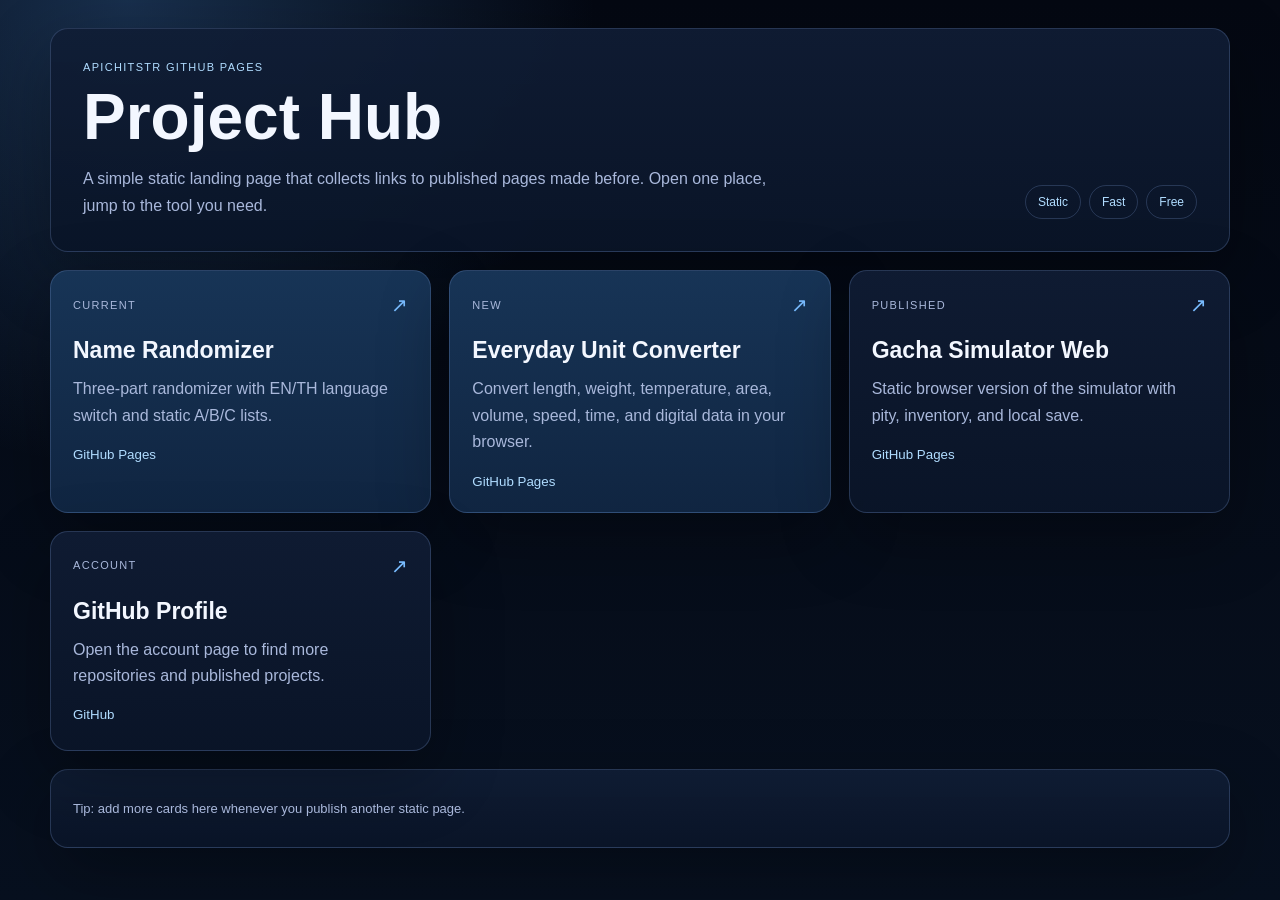
<file: index.html>
﻿<!doctype html>
<html lang="en">
  <head>
    <meta charset="UTF-8" />
    <meta name="viewport" content="width=device-width, initial-scale=1.0" />
    <meta
      name="description"
      content="Static hub page for apichitstr projects with quick links to published GitHub Pages sites."
    />
    <title>Project Hub</title>
    <link rel="stylesheet" href="./hub.css" />
  </head>
  <body>
    <main class="hub-shell">
      <section class="hero-card">
        <div class="hero-copy">
          <p class="eyebrow">apichitstr GitHub Pages</p>
          <h1>Project Hub</h1>
          <p class="hero-text">
            A simple static landing page that collects links to published pages made before.
            Open one place, jump to the tool you need.
          </p>
        </div>
        <div class="hero-badge">
          <span>Static</span>
          <span>Fast</span>
          <span>Free</span>
        </div>
      </section>

      <section class="links-grid">
        <a class="link-card featured" href="./randomizer.html">
          <div class="card-top">
            <p class="card-tag">Current</p>
            <span class="card-arrow">↗</span>
          </div>
          <h2>Name Randomizer</h2>
          <p>
            Three-part randomizer with EN/TH language switch and static A/B/C lists.
          </p>
          <small>GitHub Pages</small>
        </a>

        <a class="link-card featured" href="./unit-converter.html">
          <div class="card-top">
            <p class="card-tag">New</p>
            <span class="card-arrow">↗</span>
          </div>
          <h2>Everyday Unit Converter</h2>
          <p>Convert length, weight, temperature, area, volume, speed, time, and digital data in your browser.</p>
          <small>GitHub Pages</small>
        </a>

        <a class="link-card" href="https://apichitstr.github.io/sloppeh-gacha-simulator2/" target="_blank" rel="noreferrer">
          <div class="card-top">
            <p class="card-tag">Published</p>
            <span class="card-arrow">↗</span>
          </div>
          <h2>Gacha Simulator Web</h2>
          <p>
            Static browser version of the simulator with pity, inventory, and local save.
          </p>
          <small>GitHub Pages</small>
        </a>

        <a class="link-card" href="https://github.com/apichitstr" target="_blank" rel="noreferrer">
          <div class="card-top">
            <p class="card-tag">Account</p>
            <span class="card-arrow">↗</span>
          </div>
          <h2>GitHub Profile</h2>
          <p>
            Open the account page to find more repositories and published projects.
          </p>
          <small>GitHub</small>
        </a>
      </section>

      <section class="footer-note">
        <p>
          Tip: add more cards here whenever you publish another static page.
        </p>
      </section>
    </main>
  </body>
</html>
</file>
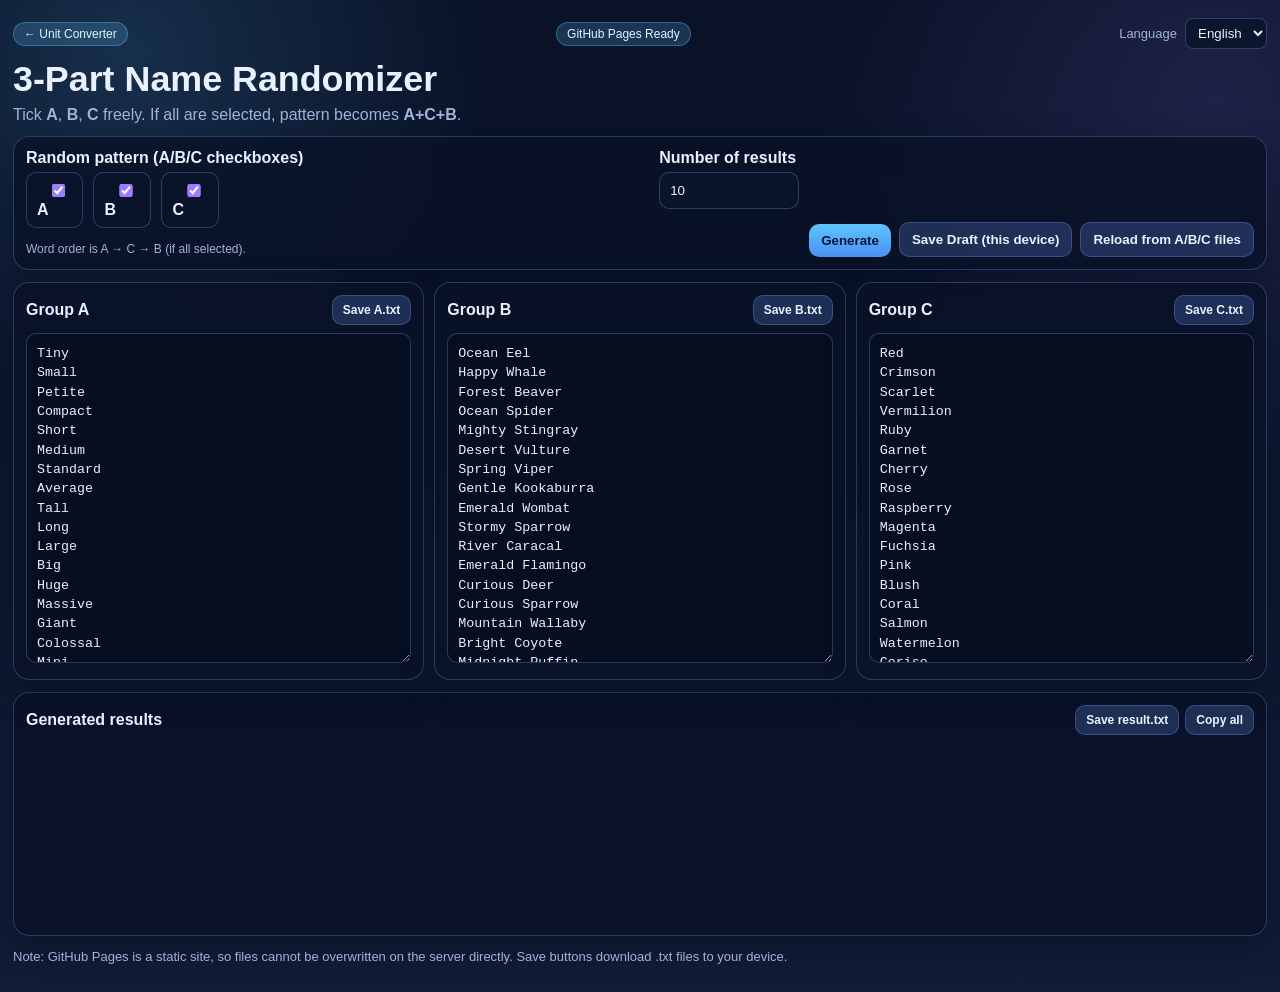
<file: randomizer.html>
<!doctype html>
<html lang="en">
  <head>
    <meta charset="UTF-8" />
    <meta name="viewport" content="width=device-width, initial-scale=1.0" />
    <meta
      id="meta-description"
      name="description"
      content="Three-part name randomizer (A+C+B) with editable A/B/C lists and text export."
    />
    <title>Name Randomizer (A+C+B)</title>
    <link rel="stylesheet" href="./randomizer.css" />
    <script defer src="./app.js"></script>
  </head>
  <body>
    <main class="app-shell">
      <header class="hero">
        <div class="hero-top">
          <a class="tag" href="./unit-converter.html">&#8592; Unit Converter</a>
          <p class="tag" id="tag-text">GitHub Pages Ready</p>
          <label class="lang-picker" for="lang-select">
            <span id="lang-label">Language</span>
            <select id="lang-select" aria-label="Language selector">
              <option value="en" selected>English</option>
              <option value="th">ไทย</option>
            </select>
          </label>
        </div>
        <h1 id="main-title">3-Part Name Randomizer</h1>
        <p class="sub" id="sub-text">
          Tick <strong>A</strong>, <strong>B</strong>, <strong>C</strong> freely. If all are selected, pattern becomes <strong>A+C+B</strong>.
        </p>
      </header>

      <section class="panel controls">
        <div class="field">
          <label id="mode-label">Random pattern (A/B/C checkboxes)</label>
          <div class="mode-group" id="mode-group">
            <label class="mode-item"><input id="mode-a" type="checkbox" checked /> A</label>
            <label class="mode-item"><input id="mode-b" type="checkbox" checked /> B</label>
            <label class="mode-item"><input id="mode-c" type="checkbox" checked /> C</label>
          </div>
          <small id="mode-help">Word order is A → C → B (if all selected).</small>
        </div>
        <div class="field small">
          <label id="count-label" for="count">Number of results</label>
          <input id="count" type="number" min="1" max="100" value="10" />
        </div>
        <div class="action-row">
          <button id="generate-btn" class="btn primary" type="button">Generate</button>
          <button id="save-draft-btn" class="btn" type="button">Save Draft (this device)</button>
          <button id="reset-btn" class="btn" type="button">Reload from A/B/C files</button>
        </div>
      </section>

      <section class="grid-3">
        <article class="panel">
          <div class="panel-head">
            <h2 id="group-a-title">Group A</h2>
            <button data-export="A" class="btn tiny" type="button">Save A.txt</button>
          </div>
          <textarea id="list-a" spellcheck="false"></textarea>
        </article>

        <article class="panel">
          <div class="panel-head">
            <h2 id="group-b-title">Group B</h2>
            <button data-export="B" class="btn tiny" type="button">Save B.txt</button>
          </div>
          <textarea id="list-b" spellcheck="false"></textarea>
        </article>

        <article class="panel">
          <div class="panel-head">
            <h2 id="group-c-title">Group C</h2>
            <button data-export="C" class="btn tiny" type="button">Save C.txt</button>
          </div>
          <textarea id="list-c" spellcheck="false"></textarea>
        </article>
      </section>

      <section class="panel output">
        <div class="panel-head">
          <h2 id="result-title">Generated results</h2>
          <div class="stack">
            <button id="export-result-btn" class="btn tiny" type="button">Save result.txt</button>
            <button id="copy-result-btn" class="btn tiny" type="button">Copy all</button>
          </div>
        </div>
        <ol id="result-list"></ol>
      </section>

      <section class="note">
        <p id="note-text">
          Note: GitHub Pages is a static site, so files cannot be overwritten on the server directly.
          Save buttons download .txt files to your device.
        </p>
      </section>
    </main>
  </body>
</html>
</file>
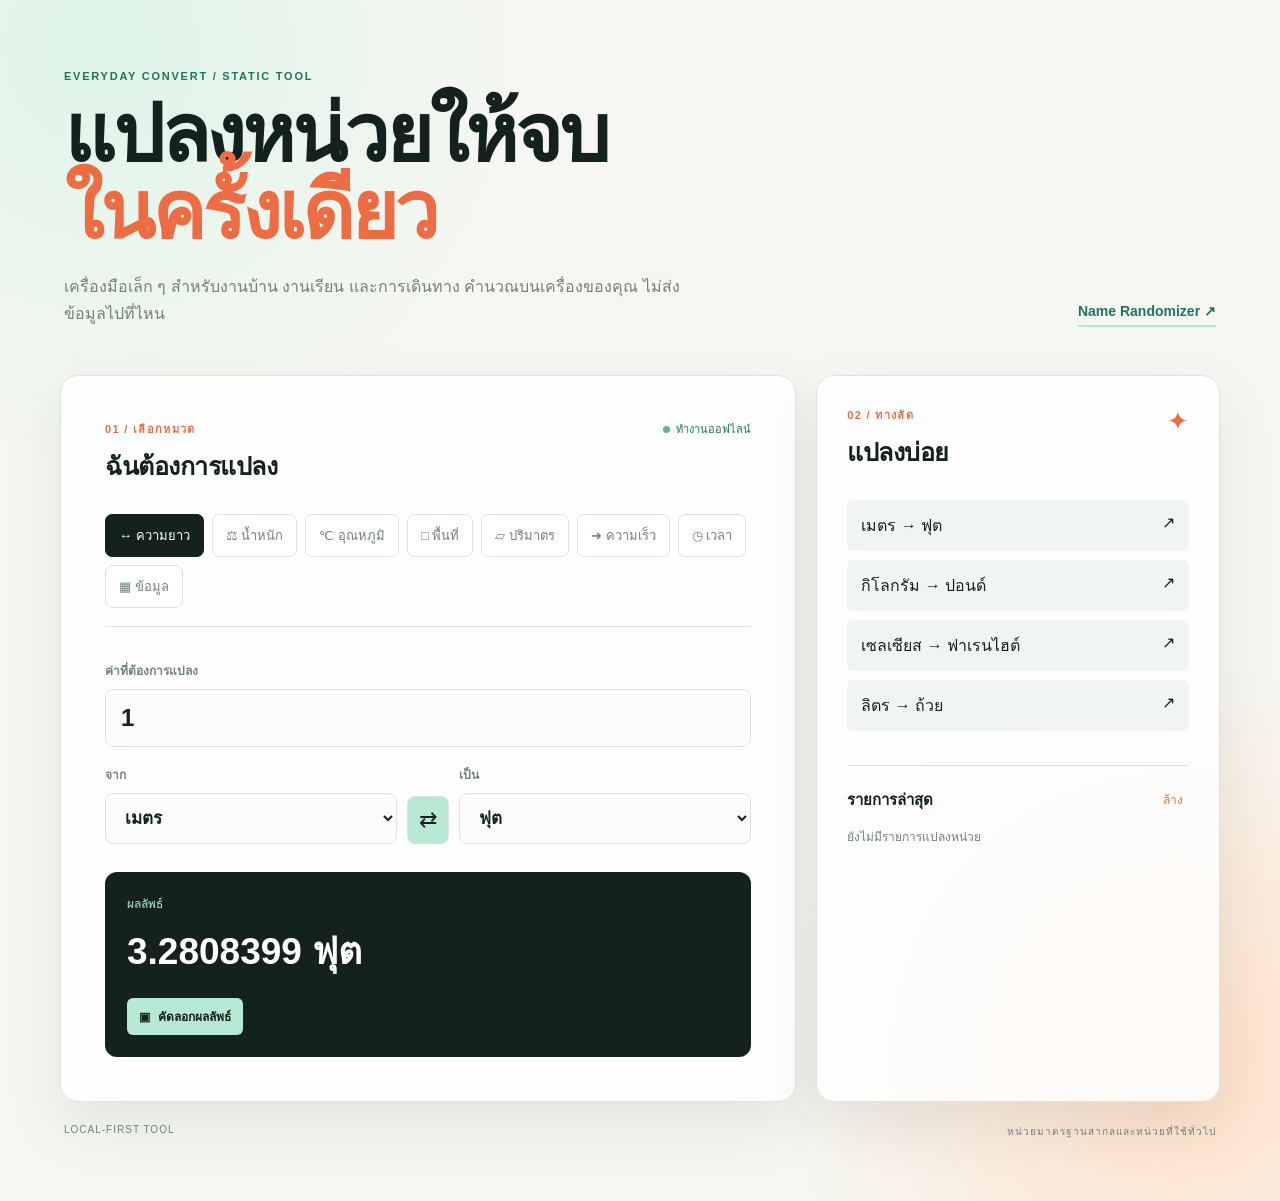
<file: unit-converter.html>
<!doctype html>
<html lang="th">
  <head>
    <meta charset="UTF-8" />
    <meta name="viewport" content="width=device-width, initial-scale=1.0" />
    <meta
      name="description"
      content="เครื่องมือแปลงหน่วยออนไลน์สำหรับความยาว น้ำหนัก อุณหภูมิ พื้นที่ และหน่วยที่ใช้ในชีวิตประจำวัน"
    />
    <title>แปลงหน่วย | Everyday Convert</title>
    <link rel="stylesheet" href="./styles.css" />
    <script defer src="./converter.js"></script>
  </head>
  <body>
    <main class="converter-shell">
      <header class="page-header">
        <div>
          <p class="eyebrow">EVERYDAY CONVERT / STATIC TOOL</p>
          <h1>แปลงหน่วยให้จบ<br /><em>ในครั้งเดียว</em></h1>
          <p class="hero-text">เครื่องมือเล็ก ๆ สำหรับงานบ้าน งานเรียน และการเดินทาง คำนวณบนเครื่องของคุณ ไม่ส่งข้อมูลไปที่ไหน</p>
        </div>
        <a class="text-link" href="./randomizer.html">Name Randomizer <span aria-hidden="true">↗</span></a>
      </header>

      <section class="converter-layout" aria-label="เครื่องมือแปลงหน่วย">
        <div class="tool-panel">
          <div class="panel-heading">
            <div><p class="section-kicker">01 / เลือกหมวด</p><h2>ฉันต้องการแปลง</h2></div>
            <span class="live-dot">ทำงานออฟไลน์</span>
          </div>
          <div class="category-tabs" id="category-tabs" role="tablist" aria-label="หมวดหน่วย"></div>
          <div class="conversion-fields">
            <label class="field-label" for="amount">ค่าที่ต้องการแปลง<input id="amount" class="amount-input" type="number" inputmode="decimal" value="1" step="any" autocomplete="off" /></label>
            <div class="unit-row">
              <label class="field-label" for="from-unit">จาก<select id="from-unit"></select></label>
              <button id="swap-button" class="icon-button" type="button" title="สลับหน่วย" aria-label="สลับหน่วย">⇄</button>
              <label class="field-label" for="to-unit">เป็น<select id="to-unit"></select></label>
            </div>
          </div>
          <div class="result-box" aria-live="polite"><p class="result-label">ผลลัพธ์</p><p class="result-value" id="result-value">1 เมตร</p><button id="copy-button" class="copy-button" type="button"><span aria-hidden="true">▣</span> คัดลอกผลลัพธ์</button></div>
        </div>
        <aside class="side-panel">
          <div class="side-heading"><div><p class="section-kicker">02 / ทางลัด</p><h2>แปลงบ่อย</h2></div><span class="shortcut-mark" aria-hidden="true">✦</span></div>
          <div class="shortcuts" id="shortcuts"></div>
          <div class="recent-block"><div class="recent-heading"><h3>รายการล่าสุด</h3><button id="clear-history" type="button">ล้าง</button></div><div id="history-list" class="history-list"><p class="empty-state">ยังไม่มีรายการแปลงหน่วย</p></div></div>
        </aside>
      </section>
      <footer class="page-footer"><span>LOCAL-FIRST TOOL</span><span>หน่วยมาตรฐานสากลและหน่วยที่ใช้ทั่วไป</span></footer>
    </main>
  </body>
</html>
</file>
<file: hub.css>
:root { --bg: #07101f; --card: #101d35; --card-hover: #162847; --text: #f3f7ff; --muted: #a9b8db; --line: rgba(126, 154, 214, .25); --accent: #79bcff; --accent-strong: #b0dcff; }
* { box-sizing: border-box; }
html, body { margin: 0; min-height: 100%; }
body { font-family: "Trebuchet MS", "Leelawadee UI", sans-serif; color: var(--text); background: radial-gradient(circle at 10% 0, rgba(66, 129, 201, .32), transparent 32%), linear-gradient(180deg, #040812, var(--bg)); padding: 28px; }
a { color: inherit; text-decoration: none; }
.hub-shell { width: min(1180px, 100%); margin: 0 auto; }
.hero-card, .link-card, .footer-note { background: linear-gradient(180deg, rgba(16, 29, 53, .92), rgba(10, 21, 40, .96)); border: 1px solid var(--line); border-radius: 18px; box-shadow: 0 24px 70px rgba(0, 0, 0, .3); }
.hero-card { display: flex; justify-content: space-between; gap: 20px; align-items: end; padding: 32px; }
.eyebrow, .card-tag { color: var(--accent-strong); text-transform: uppercase; letter-spacing: .12em; font-size: 11px; }
.eyebrow { margin: 0 0 12px; }
h1 { margin: 0; font-size: clamp(38px, 6vw, 64px); line-height: 1; }
.hero-text { max-width: 720px; margin: 16px 0 0; color: var(--muted); line-height: 1.7; }
.hero-badge { display: flex; flex-wrap: wrap; gap: 8px; }
.hero-badge span { padding: 9px 12px; border: 1px solid var(--line); border-radius: 999px; color: var(--accent-strong); font-size: 12px; }
.links-grid { display: grid; grid-template-columns: repeat(3, minmax(0, 1fr)); gap: 18px; margin-top: 18px; }
.link-card { display: block; min-height: 220px; padding: 22px; transition: transform .18s ease, background .18s ease; }
.link-card:hover { transform: translateY(-3px); background: var(--card-hover); }
.link-card.featured { background: linear-gradient(180deg, #173456, #102541); }
.card-top { display: flex; justify-content: space-between; align-items: center; margin-bottom: 20px; }
.card-tag { margin: 0; }
.card-arrow { color: var(--accent); font-size: 20px; }
.link-card h2 { margin: 0 0 12px; font-size: 23px; }
.link-card p { margin: 0; color: var(--muted); line-height: 1.65; }
.link-card small { display: inline-block; margin-top: 18px; color: var(--accent-strong); }
.footer-note { margin-top: 18px; padding: 18px 22px; color: var(--muted); font-size: 13px; }
@media (max-width: 800px) { body { padding: 16px; } .hero-card { flex-direction: column; align-items: flex-start; padding: 24px; } .links-grid { grid-template-columns: 1fr; } .link-card { min-height: 0; } }
</file>
<file: randomizer.css>
:root {
  --bg: #091227;
  --bg2: #111c36;
  --card: rgba(9, 18, 39, 0.82);
  --line: rgba(130, 170, 255, 0.28);
  --text: #e9f1ff;
  --muted: #9fb3d9;
  --accent: #5ec4ff;
  --accent2: #9d7dff;
  --ok: #8ce99a;
  font-family: "Segoe UI", Tahoma, sans-serif;
}

* {
  box-sizing: border-box;
}

body {
  margin: 0;
  color: var(--text);
  background:
    radial-gradient(circle at 10% 5%, rgba(94, 196, 255, 0.16), transparent 24%),
    radial-gradient(circle at 95% 10%, rgba(157, 125, 255, 0.14), transparent 26%),
    linear-gradient(180deg, var(--bg) 0%, var(--bg2) 100%);
  min-height: 100vh;
}

.app-shell {
  width: min(1320px, calc(100% - 26px));
  margin: 18px auto 28px;
}

.hero {
  margin-bottom: 10px;
}

.hero-top {
  display: flex;
  justify-content: space-between;
  align-items: center;
  gap: 10px;
}

.tag {
  margin: 0;
  display: inline-block;
  padding: 4px 10px;
  border-radius: 999px;
  background: rgba(94, 196, 255, 0.2);
  border: 1px solid rgba(94, 196, 255, 0.35);
  color: #dff5ff;
  font-size: 12px;
}

a.tag {
  text-decoration: none;
}

.lang-picker {
  display: inline-flex;
  align-items: center;
  gap: 8px;
  color: var(--muted);
  font-size: 13px;
}

.lang-picker select {
  border: 1px solid var(--line);
  border-radius: 8px;
  background: rgba(10, 20, 44, 0.9);
  color: var(--text);
  padding: 6px 8px;
}

h1 {
  margin: 10px 0 6px;
  font-size: clamp(1.55rem, 2.8vw, 2.35rem);
}

.sub {
  margin: 0;
  color: var(--muted);
}

.panel {
  background: var(--card);
  border: 1px solid var(--line);
  border-radius: 16px;
  padding: 12px;
  box-shadow: 0 12px 30px rgba(3, 8, 22, 0.35);
}

.controls {
  display: grid;
  grid-template-columns: minmax(0, 1.3fr) 140px auto;
  gap: 10px;
  margin-top: 12px;
}

.field label {
  display: block;
  margin-bottom: 5px;
  font-weight: 700;
}

.field small {
  color: var(--muted);
  font-size: 12px;
}

.field input {
  width: 100%;
  padding: 10px;
  border-radius: 10px;
  border: 1px solid var(--line);
  background: rgba(10, 20, 44, 0.9);
  color: var(--text);
}

.mode-group {
  display: flex;
  gap: 10px;
  flex-wrap: wrap;
  margin: 2px 0 6px;
}

.mode-item {
  display: inline-flex;
  align-items: center;
  gap: 6px;
  padding: 8px 10px;
  border-radius: 10px;
  border: 1px solid var(--line);
  background: rgba(10, 20, 44, 0.72);
  cursor: pointer;
  user-select: none;
}

.mode-item input {
  accent-color: var(--accent2);
}

.action-row {
  display: flex;
  align-items: end;
  gap: 8px;
  flex-wrap: wrap;
}

.btn {
  border: 1px solid var(--line);
  background: rgba(40, 61, 108, 0.7);
  color: var(--text);
  border-radius: 10px;
  padding: 9px 12px;
  cursor: pointer;
  font-weight: 700;
}

.btn:hover {
  filter: brightness(1.07);
}

.btn.primary {
  background: linear-gradient(180deg, var(--accent) 0%, #4b90f4 100%);
  color: #0b1735;
  border: 0;
}

.btn.tiny {
  padding: 7px 10px;
  font-size: 12px;
}

.grid-3 {
  margin-top: 12px;
  display: grid;
  grid-template-columns: repeat(3, minmax(0, 1fr));
  gap: 10px;
}

.panel-head {
  display: flex;
  justify-content: space-between;
  align-items: center;
  gap: 8px;
  margin-bottom: 8px;
}

.panel-head h2 {
  margin: 0;
  font-size: 1rem;
}

textarea {
  width: 100%;
  min-height: 330px;
  resize: vertical;
  border-radius: 10px;
  border: 1px solid var(--line);
  background: rgba(7, 15, 34, 0.9);
  color: var(--text);
  padding: 10px;
  line-height: 1.45;
}

.output {
  margin-top: 12px;
}

.stack {
  display: flex;
  gap: 6px;
}

#result-list {
  margin: 0;
  padding-left: 22px;
  min-height: 180px;
  max-height: 280px;
  overflow: auto;
}

#result-list li {
  padding: 3px 0;
  border-bottom: 1px dashed rgba(130, 170, 255, 0.2);
}

.note {
  margin-top: 10px;
  color: var(--muted);
  font-size: 13px;
}

@media (max-width: 1080px) {
  .hero-top {
    flex-direction: column;
    align-items: flex-start;
  }

  .controls {
    grid-template-columns: 1fr;
  }

  .action-row {
    align-items: center;
  }

  .grid-3 {
    grid-template-columns: 1fr;
  }

  textarea {
    min-height: 220px;
  }
}
</file>
<file: styles.css>
:root {
  color-scheme: light;
  --ink: #14221f;
  --muted: #71817b;
  --paper: #f6f7f2;
  --line: #dce4df;
  --mint: #b7e8d3;
  --mint-dark: #1f755b;
  --orange: #ed6c43;
  --shadow: 0 24px 60px rgba(23, 47, 39, .09);
}
* { box-sizing: border-box; }
html, body { margin: 0; min-height: 100%; }
body { font-family: "Trebuchet MS", "Leelawadee UI", sans-serif; color: var(--ink); background: radial-gradient(circle at 8% 4%, #dff4e8 0, transparent 26%), radial-gradient(circle at 92% 88%, #ffe0c9 0, transparent 25%), var(--paper); padding: 40px; }
a { color: inherit; text-decoration: none; }
.converter-shell { width: min(1160px, 100%); margin: 0 auto; }
.page-header { display: flex; justify-content: space-between; align-items: end; gap: 30px; padding: 30px 4px 48px; }
.eyebrow { margin: 0 0 15px; color: var(--mint-dark); font-size: 11px; letter-spacing: .16em; font-weight: bold; }
h1 { margin: 0; font-size: clamp(42px, 7vw, 80px); line-height: .96; letter-spacing: -.04em; }
h1 em { color: var(--orange); font-style: normal; }
.hero-text { max-width: 630px; margin: 22px 0 0; color: var(--muted); font-size: 16px; line-height: 1.7; }
.text-link { color: var(--mint-dark); font-size: 14px; font-weight: bold; white-space: nowrap; border-bottom: 2px solid var(--mint); padding-bottom: 6px; }
.converter-layout { display: grid; grid-template-columns: minmax(0, 1.55fr) minmax(300px, .85fr); gap: 20px; }
.tool-panel, .side-panel { background: rgba(255,255,255,.84); border: 1px solid var(--line); border-radius: 18px; box-shadow: var(--shadow); }
.tool-panel { padding: clamp(24px, 4vw, 44px); }
.side-panel { padding: 30px; }
.panel-heading, .side-heading { display: flex; justify-content: space-between; align-items: start; gap: 16px; }
.section-kicker { margin: 0 0 8px; color: var(--orange); font-size: 11px; font-weight: bold; letter-spacing: .12em; }
h2 { margin: 0; font-size: 25px; letter-spacing: -.02em; }
h3 { margin: 0; font-size: 15px; }
.live-dot { color: var(--mint-dark); font-size: 11px; }
.live-dot::before { content: ""; display: inline-block; width: 7px; height: 7px; background: #55b886; border-radius: 50%; margin-right: 6px; }
.category-tabs { display: flex; gap: 8px; flex-wrap: wrap; margin: 28px 0 34px; padding-bottom: 18px; border-bottom: 1px solid var(--line); }
.category-tab { border: 1px solid var(--line); border-radius: 7px; background: #fff; color: var(--muted); padding: 10px 13px; cursor: pointer; font: inherit; font-size: 13px; }
.category-tab.active { background: var(--ink); color: #fff; border-color: var(--ink); }
.conversion-fields { display: grid; gap: 18px; }
.field-label { display: grid; gap: 9px; color: var(--muted); font-size: 12px; font-weight: bold; }
input, select { width: 100%; border: 1px solid var(--line); border-radius: 8px; background: #fbfcfa; color: var(--ink); font: inherit; font-size: 17px; padding: 14px 15px; outline: none; }
input:focus, select:focus { border-color: var(--mint-dark); box-shadow: 0 0 0 3px rgba(87, 181, 139, .16); }
.amount-input { font-size: 24px; font-weight: bold; }
.unit-row { display: grid; grid-template-columns: 1fr 42px 1fr; gap: 10px; align-items: end; }
.icon-button { width: 42px; height: 48px; border: 1px solid var(--line); border-radius: 8px; background: var(--mint); color: var(--ink); font-size: 22px; cursor: pointer; }
.result-box { margin-top: 28px; padding: 22px; background: var(--ink); color: #fff; border-radius: 12px; }
.result-label { margin: 0 0 8px; color: var(--mint); font-size: 12px; }
.result-value { margin: 0 0 18px; font-size: clamp(24px, 4vw, 37px); font-weight: bold; overflow-wrap: anywhere; }
.copy-button, .shortcut-button { border: 0; border-radius: 6px; cursor: pointer; font: inherit; }
.copy-button { padding: 9px 12px; color: var(--ink); background: var(--mint); font-size: 12px; font-weight: bold; }
.copy-button span { margin-right: 5px; }
.shortcut-mark { color: var(--orange); font-size: 26px; }
.shortcuts { display: grid; gap: 9px; margin: 28px 0 34px; }
.shortcut-button { display: flex; justify-content: space-between; padding: 13px 14px; text-align: left; background: #f1f5f1; color: var(--ink); }
.shortcut-button:hover { background: var(--mint); }
.recent-block { border-top: 1px solid var(--line); padding-top: 22px; }
.recent-heading { display: flex; justify-content: space-between; align-items: center; }
.recent-heading button { border: 0; background: none; color: var(--orange); cursor: pointer; font: inherit; font-size: 12px; }
.history-list { margin-top: 15px; }
.history-item { display: flex; justify-content: space-between; gap: 10px; padding: 10px 0; border-bottom: 1px solid var(--line); font-size: 12px; }
.history-item strong { font-size: 14px; }
.empty-state { color: var(--muted); font-size: 12px; }
.page-footer { display: flex; justify-content: space-between; gap: 15px; padding: 22px 4px; color: var(--muted); font-size: 10px; letter-spacing: .1em; }
@media (max-width: 820px) { body { padding: 18px; } .page-header { padding: 18px 2px 32px; align-items: start; flex-direction: column; } .converter-layout { grid-template-columns: 1fr; } .page-footer { flex-direction: column; } .side-panel { padding: 24px; } .text-link { align-self: flex-end; } h1 { font-size: clamp(40px, 14vw, 66px); } }
@media (max-width: 430px) { .category-tabs { display: grid; grid-template-columns: repeat(2, 1fr); } .category-tab { text-align: left; } .tool-panel { padding: 22px 18px; } .unit-row { grid-template-columns: 1fr; } .icon-button { width: 100%; height: 36px; } }
</file>
